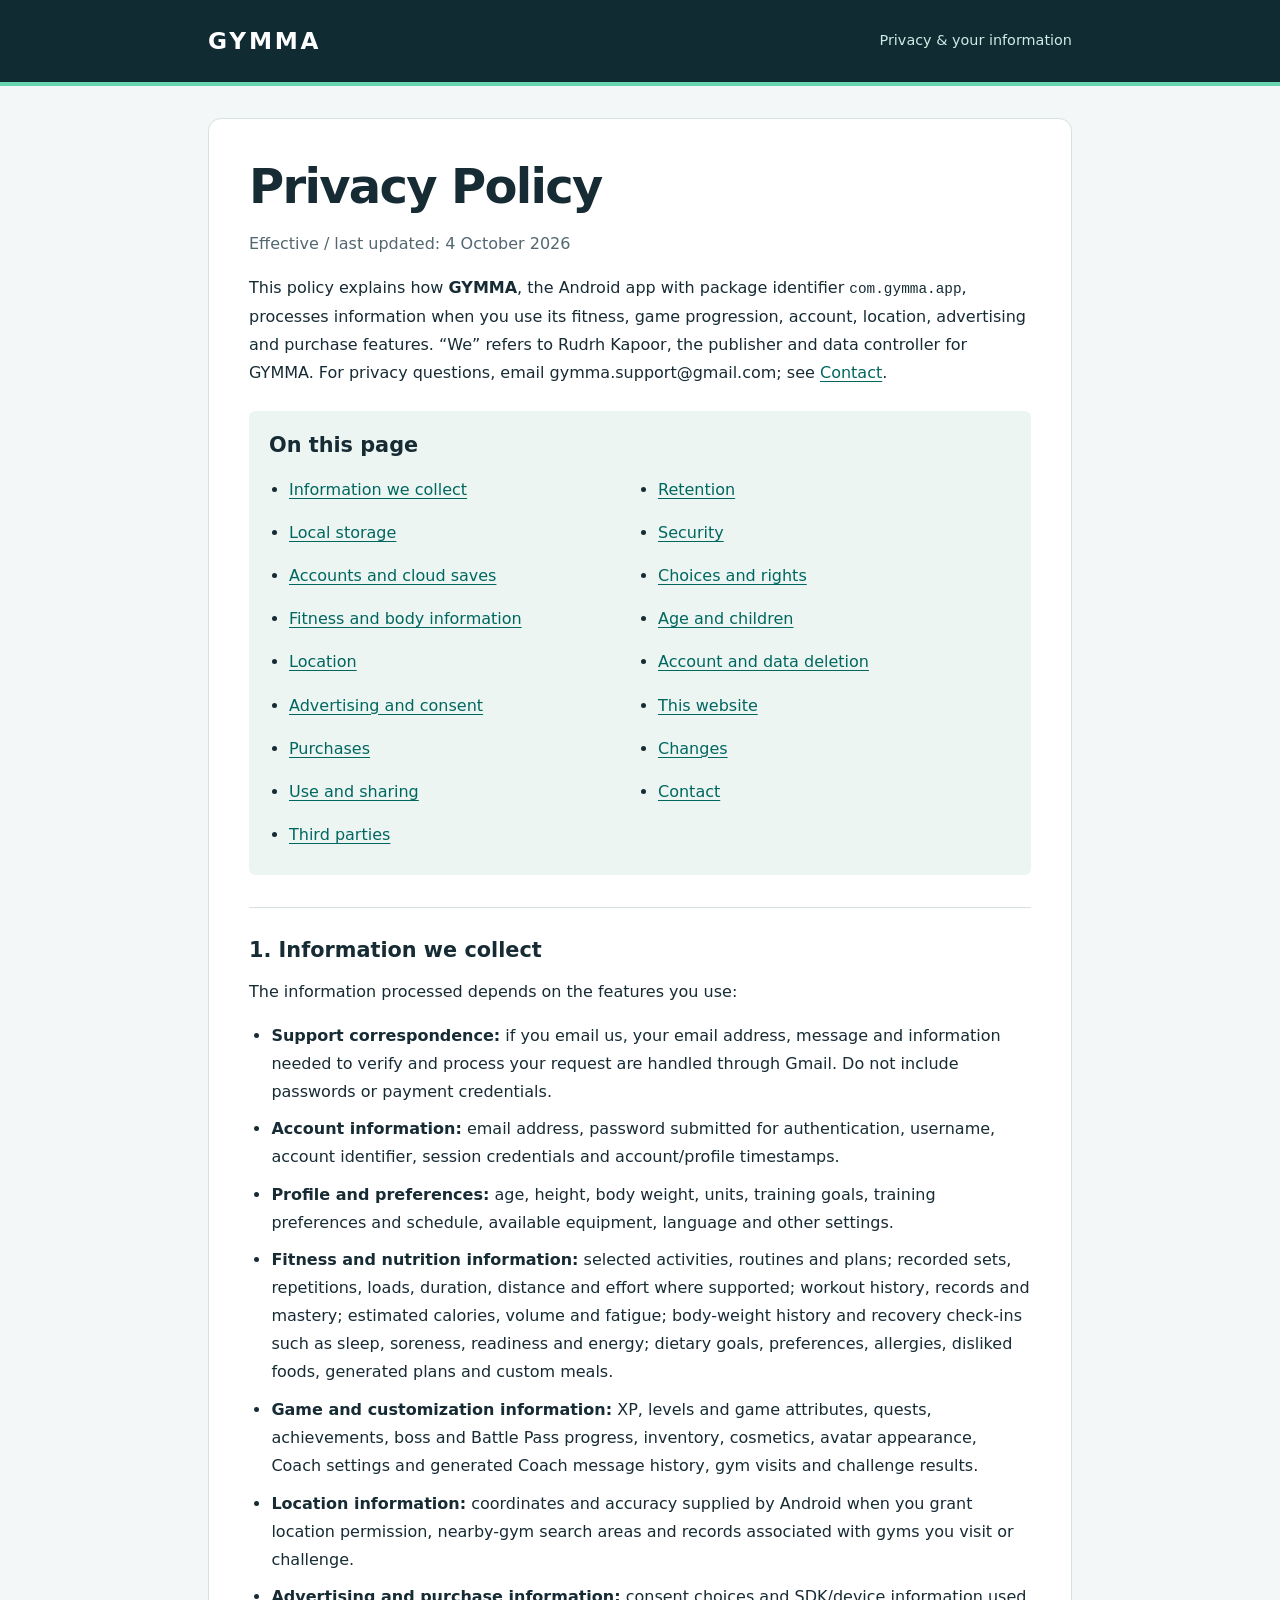
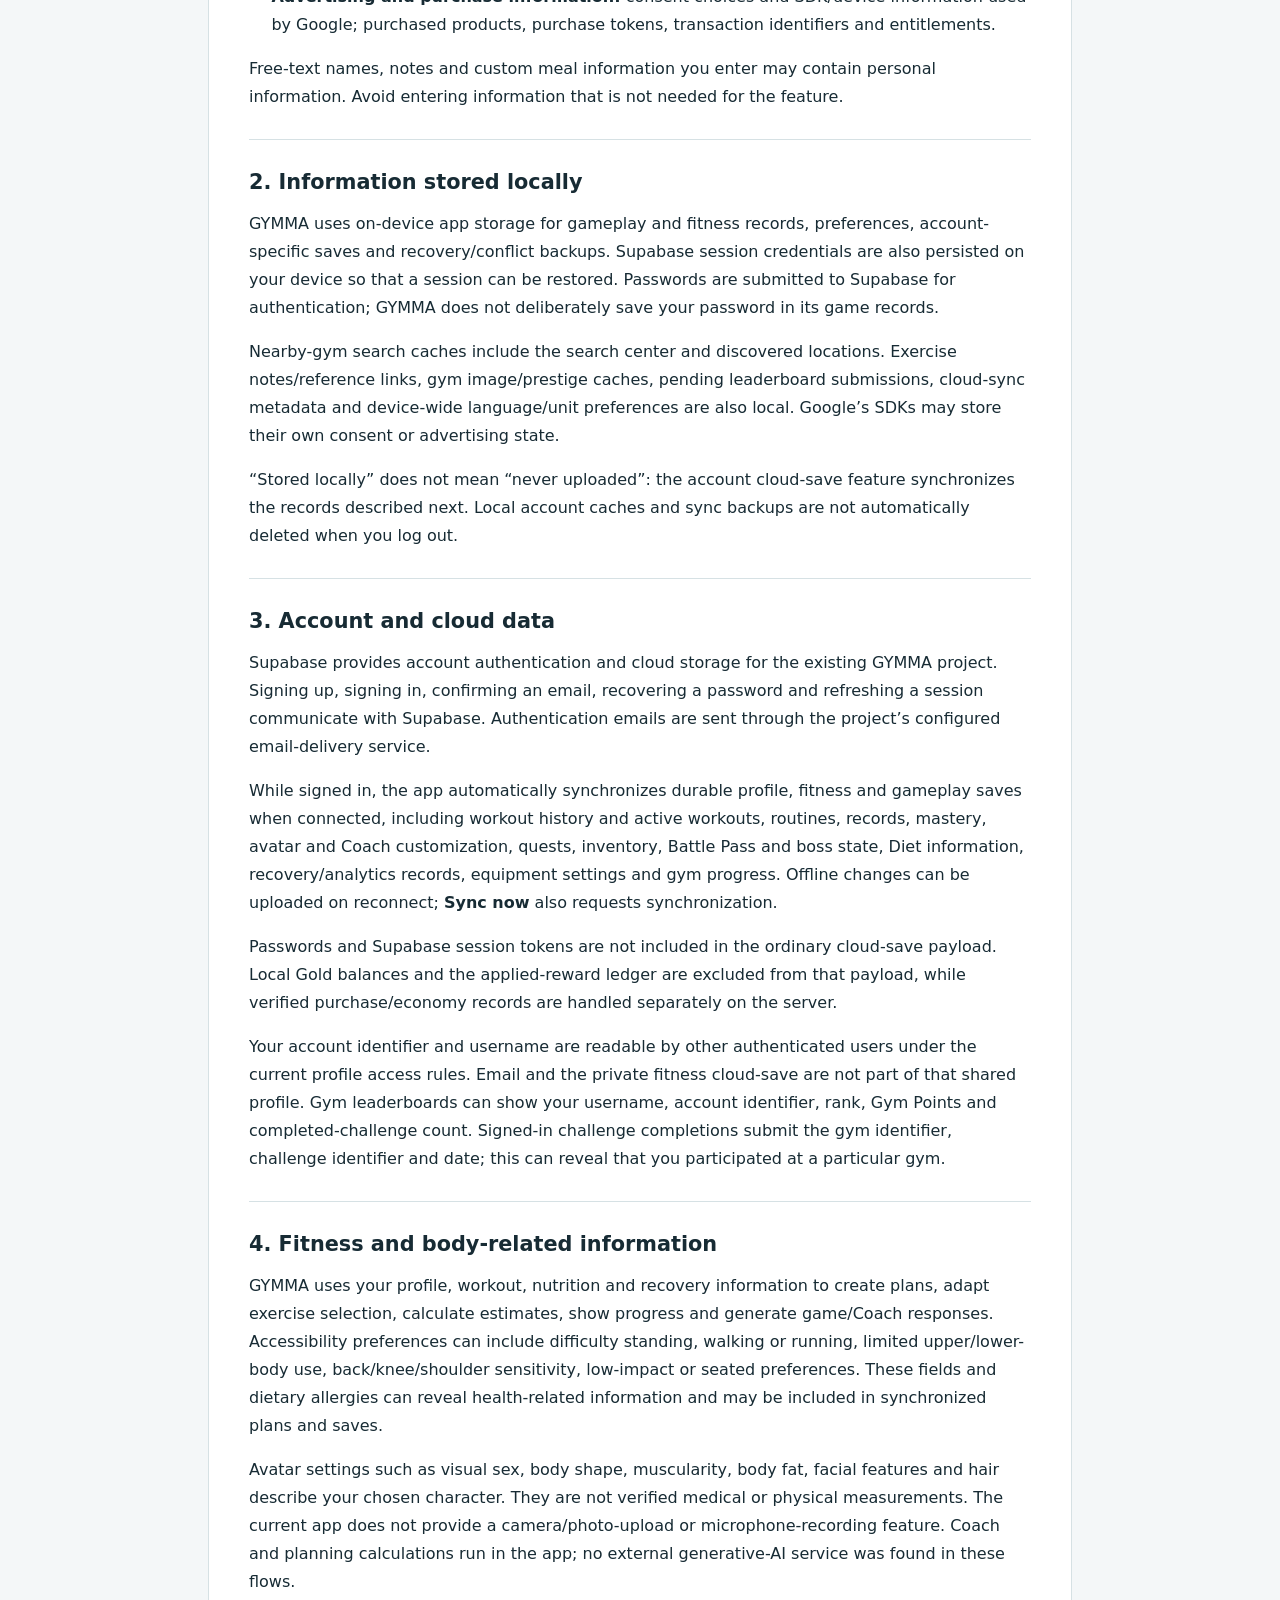
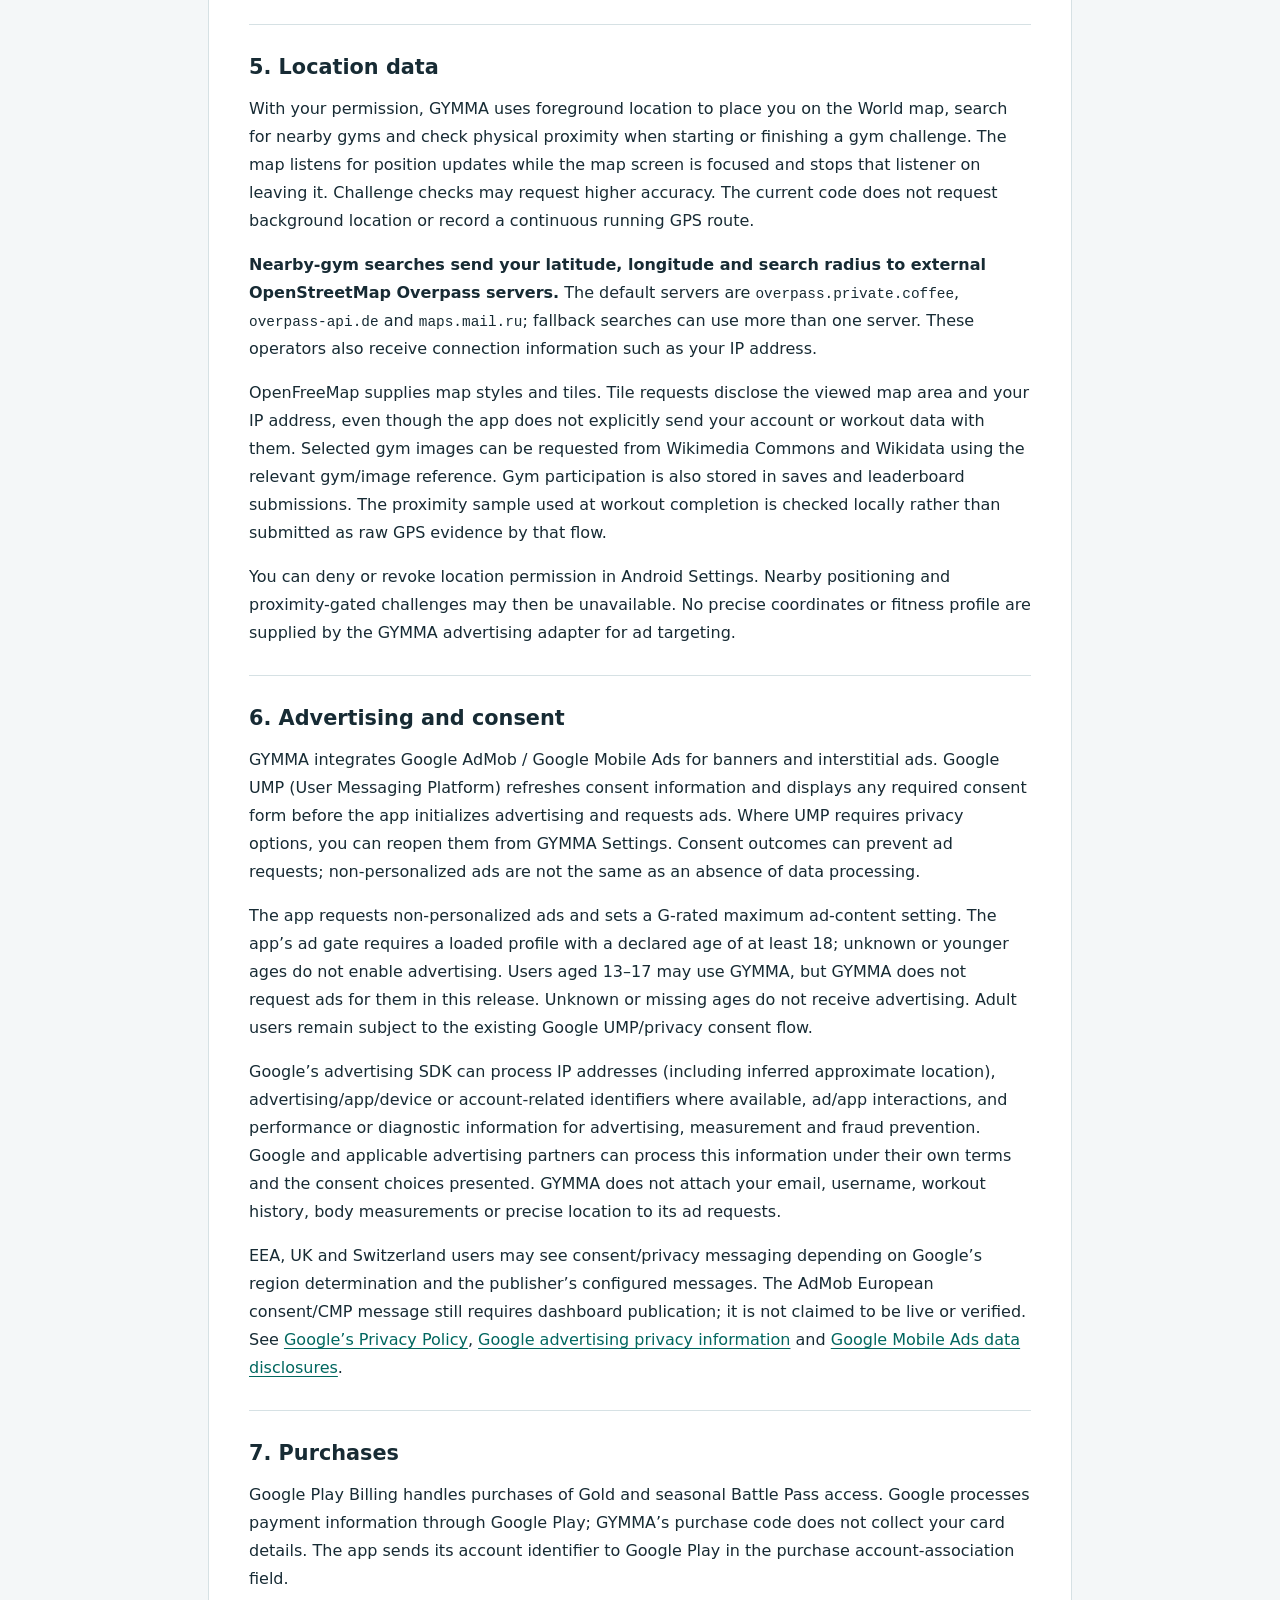
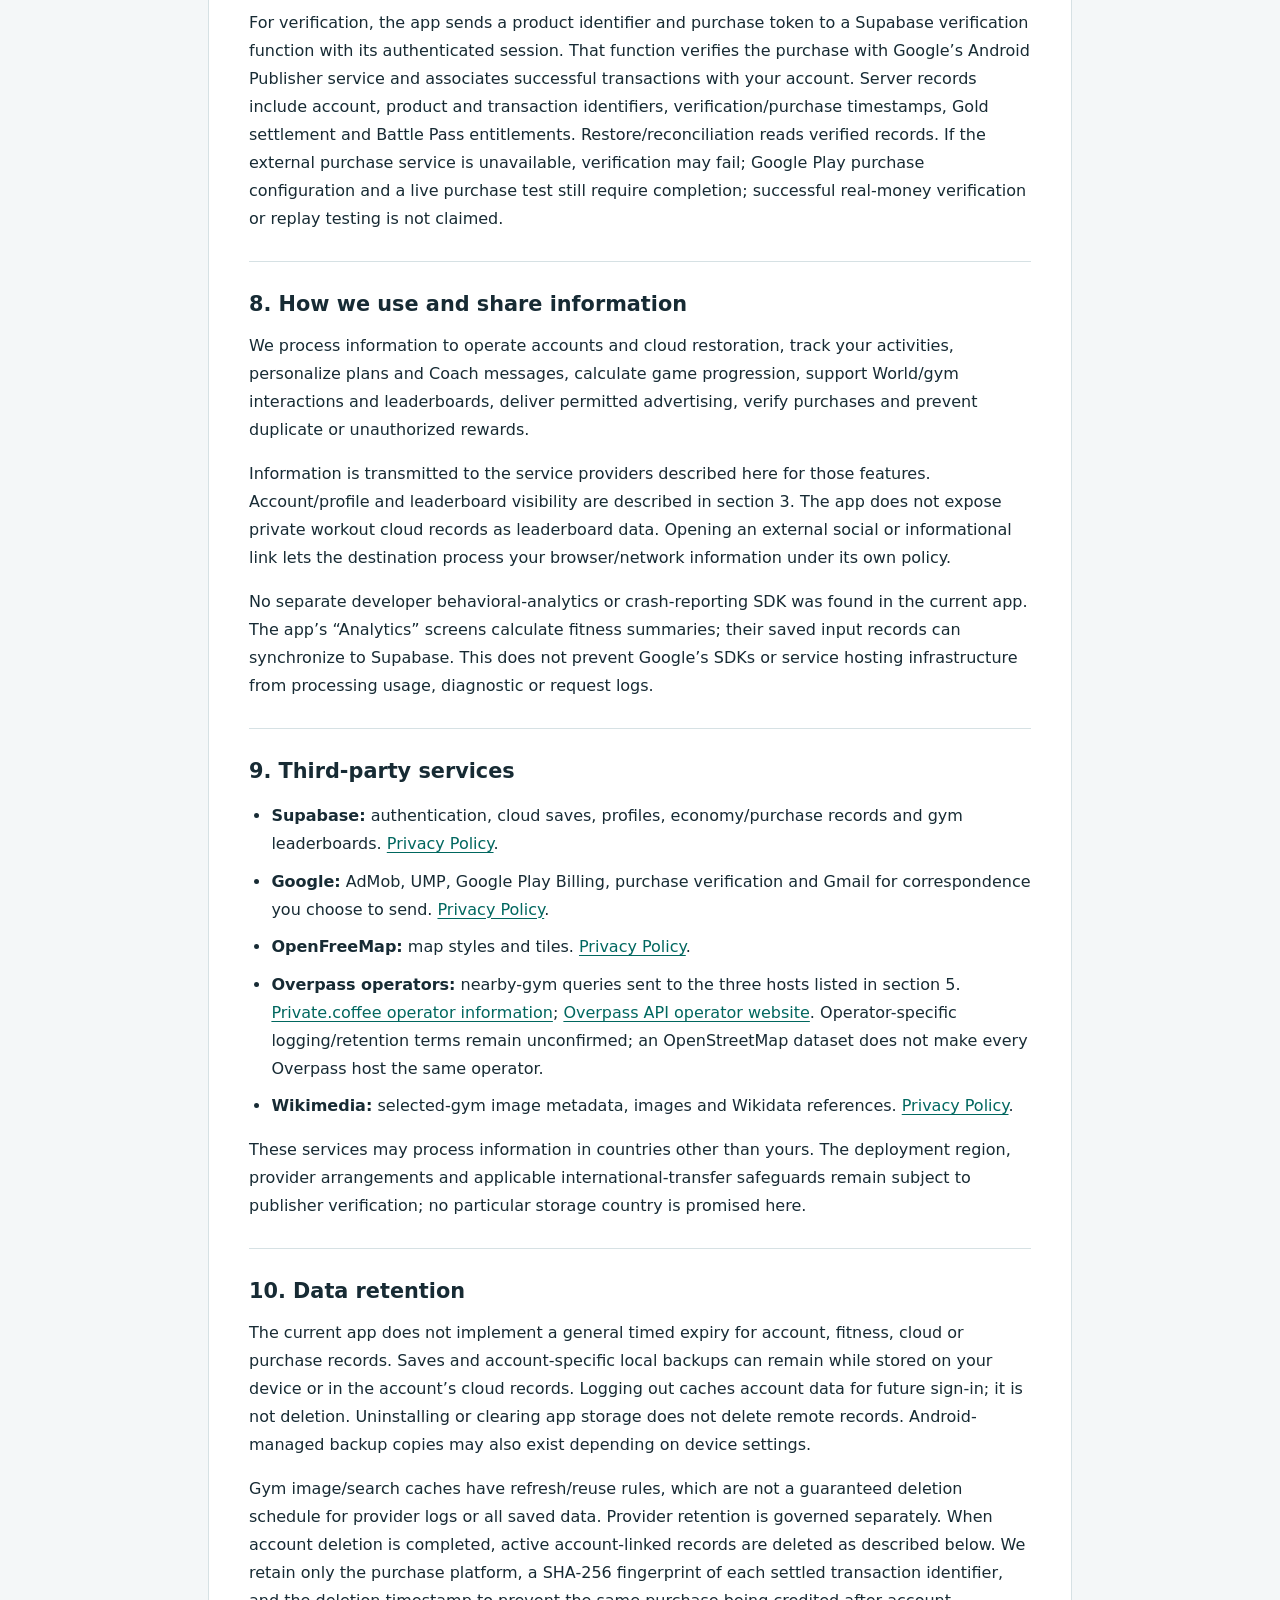
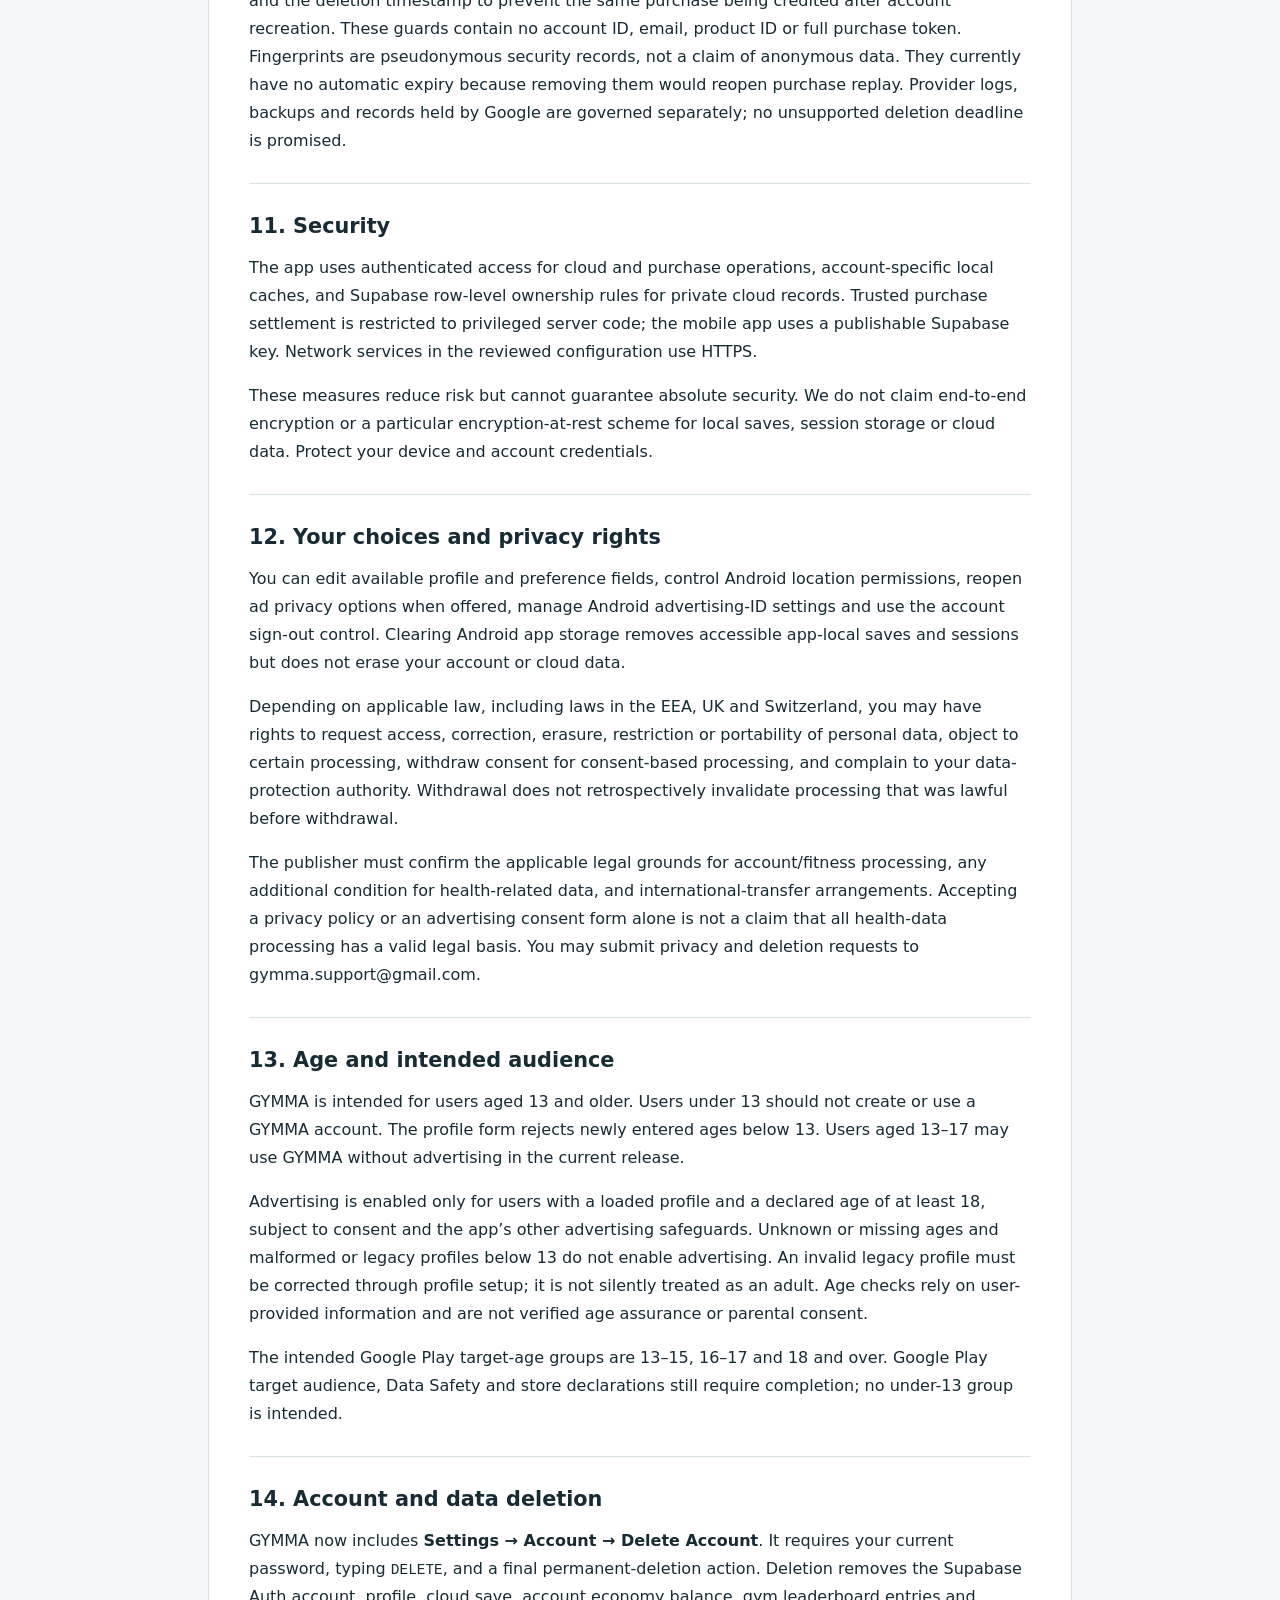
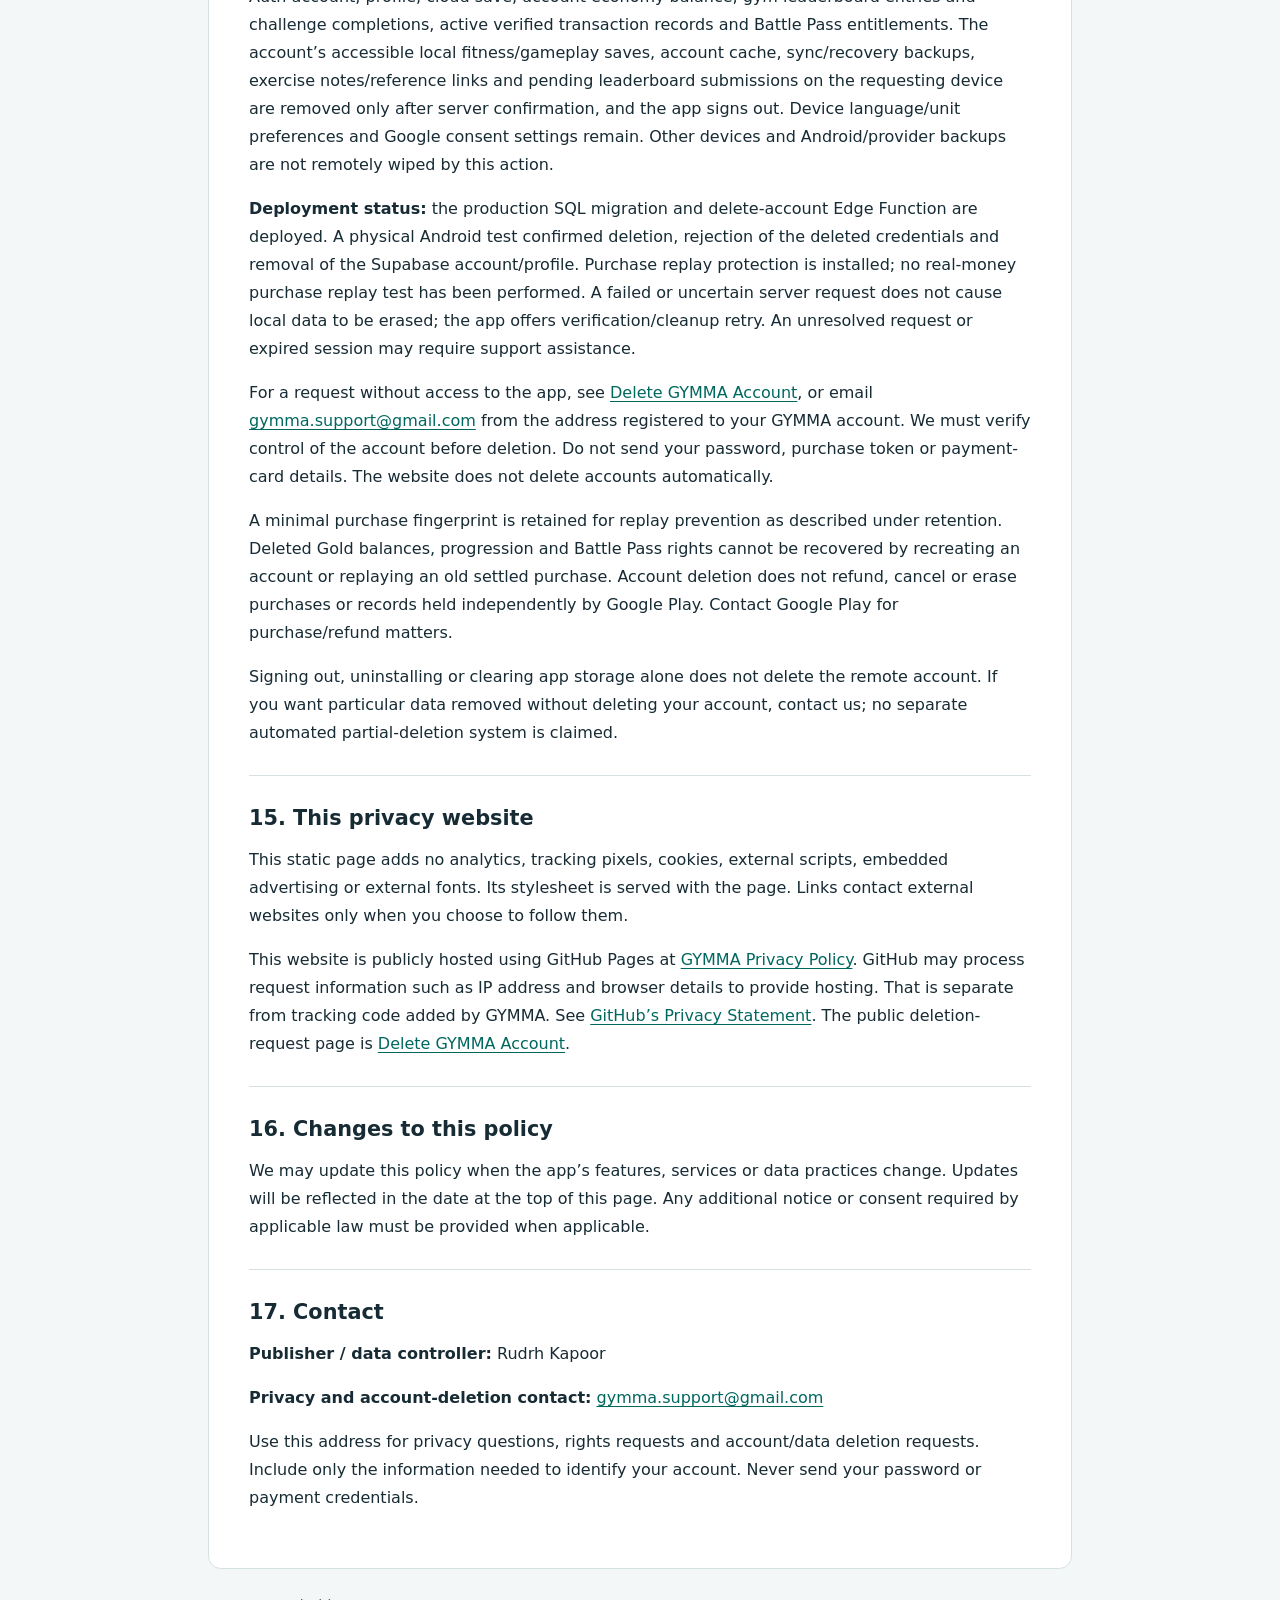
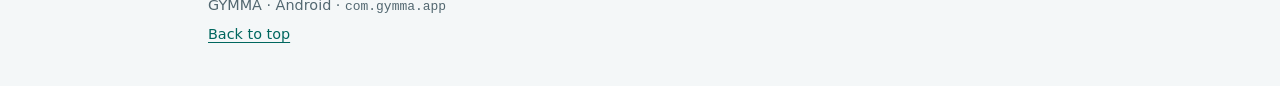
<file: index.html>
<!doctype html>
<html lang="en">
<head>
  <meta charset="utf-8">
  <meta name="viewport" content="width=device-width, initial-scale=1">
  <meta name="description" content="Privacy information for the GYMMA Android fitness and progression app.">
  <meta name="referrer" content="no-referrer">
  <title>GYMMA — Privacy Policy</title>
  <link rel="stylesheet" href="styles.css">
</head>
<body>
  <a class="skip-link" href="#main">Skip to privacy policy</a>
  <header class="masthead"><div class="container"><span class="brand">GYMMA</span><span class="tagline">Privacy &amp; your information</span></div></header>
  <main id="main" class="container">
    <h1>Privacy Policy</h1>
    <p class="date">Effective / last updated: <time datetime="2026-10-04">4 October 2026</time></p>
    <p>This policy explains how <strong>GYMMA</strong>, the Android app with package identifier <code>com.gymma.app</code>, processes information when you use its fitness, game progression, account, location, advertising and purchase features. “We” refers to Rudrh Kapoor, the publisher and data controller for GYMMA. For privacy questions, email gymma.support@gmail.com; see <a href="#contact">Contact</a>.</p>
    <nav class="contents" aria-label="Privacy policy sections"><h2>On this page</h2><ul>
      <li><a href="#information">Information we collect</a></li><li><a href="#local">Local storage</a></li><li><a href="#cloud">Accounts and cloud saves</a></li><li><a href="#fitness">Fitness and body information</a></li><li><a href="#location">Location</a></li><li><a href="#ads">Advertising and consent</a></li><li><a href="#purchases">Purchases</a></li><li><a href="#sharing">Use and sharing</a></li><li><a href="#services">Third parties</a></li><li><a href="#retention">Retention</a></li><li><a href="#security">Security</a></li><li><a href="#rights">Choices and rights</a></li><li><a href="#children">Age and children</a></li><li><a href="#deletion">Account and data deletion</a></li><li><a href="#website">This website</a></li><li><a href="#changes">Changes</a></li><li><a href="#contact">Contact</a></li>
    </ul></nav>
    <section id="information"><h2>1. Information we collect</h2><p>The information processed depends on the features you use:</p><ul>
      <li><strong>Support correspondence:</strong> if you email us, your email address, message and information needed to verify and process your request are handled through Gmail. Do not include passwords or payment credentials.</li>
      <li><strong>Account information:</strong> email address, password submitted for authentication, username, account identifier, session credentials and account/profile timestamps.</li>
      <li><strong>Profile and preferences:</strong> age, height, body weight, units, training goals, training preferences and schedule, available equipment, language and other settings.</li>
      <li><strong>Fitness and nutrition information:</strong> selected activities, routines and plans; recorded sets, repetitions, loads, duration, distance and effort where supported; workout history, records and mastery; estimated calories, volume and fatigue; body-weight history and recovery check-ins such as sleep, soreness, readiness and energy; dietary goals, preferences, allergies, disliked foods, generated plans and custom meals.</li>
      <li><strong>Game and customization information:</strong> XP, levels and game attributes, quests, achievements, boss and Battle Pass progress, inventory, cosmetics, avatar appearance, Coach settings and generated Coach message history, gym visits and challenge results.</li>
      <li><strong>Location information:</strong> coordinates and accuracy supplied by Android when you grant location permission, nearby-gym search areas and records associated with gyms you visit or challenge.</li>
      <li><strong>Advertising and purchase information:</strong> consent choices and SDK/device information used by Google; purchased products, purchase tokens, transaction identifiers and entitlements.</li>
    </ul><p>Free-text names, notes and custom meal information you enter may contain personal information. Avoid entering information that is not needed for the feature.</p></section>
    <section id="local"><h2>2. Information stored locally</h2><p>GYMMA uses on-device app storage for gameplay and fitness records, preferences, account-specific saves and recovery/conflict backups. Supabase session credentials are also persisted on your device so that a session can be restored. Passwords are submitted to Supabase for authentication; GYMMA does not deliberately save your password in its game records.</p><p>Nearby-gym search caches include the search center and discovered locations. Exercise notes/reference links, gym image/prestige caches, pending leaderboard submissions, cloud-sync metadata and device-wide language/unit preferences are also local. Google’s SDKs may store their own consent or advertising state.</p><p>“Stored locally” does not mean “never uploaded”: the account cloud-save feature synchronizes the records described next. Local account caches and sync backups are not automatically deleted when you log out.</p></section>
    <section id="cloud"><h2>3. Account and cloud data</h2><p>Supabase provides account authentication and cloud storage for the existing GYMMA project. Signing up, signing in, confirming an email, recovering a password and refreshing a session communicate with Supabase. Authentication emails are sent through the project’s configured email-delivery service.</p><p>While signed in, the app automatically synchronizes durable profile, fitness and gameplay saves when connected, including workout history and active workouts, routines, records, mastery, avatar and Coach customization, quests, inventory, Battle Pass and boss state, Diet information, recovery/analytics records, equipment settings and gym progress. Offline changes can be uploaded on reconnect; <strong>Sync now</strong> also requests synchronization.</p><p>Passwords and Supabase session tokens are not included in the ordinary cloud-save payload. Local Gold balances and the applied-reward ledger are excluded from that payload, while verified purchase/economy records are handled separately on the server.</p><p>Your account identifier and username are readable by other authenticated users under the current profile access rules. Email and the private fitness cloud-save are not part of that shared profile. Gym leaderboards can show your username, account identifier, rank, Gym Points and completed-challenge count. Signed-in challenge completions submit the gym identifier, challenge identifier and date; this can reveal that you participated at a particular gym.</p></section>
    <section id="fitness"><h2>4. Fitness and body-related information</h2><p>GYMMA uses your profile, workout, nutrition and recovery information to create plans, adapt exercise selection, calculate estimates, show progress and generate game/Coach responses. Accessibility preferences can include difficulty standing, walking or running, limited upper/lower-body use, back/knee/shoulder sensitivity, low-impact or seated preferences. These fields and dietary allergies can reveal health-related information and may be included in synchronized plans and saves.</p><p>Avatar settings such as visual sex, body shape, muscularity, body fat, facial features and hair describe your chosen character. They are not verified medical or physical measurements. The current app does not provide a camera/photo-upload or microphone-recording feature. Coach and planning calculations run in the app; no external generative-AI service was found in these flows.</p></section>
    <section id="location"><h2>5. Location data</h2><p>With your permission, GYMMA uses foreground location to place you on the World map, search for nearby gyms and check physical proximity when starting or finishing a gym challenge. The map listens for position updates while the map screen is focused and stops that listener on leaving it. Challenge checks may request higher accuracy. The current code does not request background location or record a continuous running GPS route.</p><p><strong>Nearby-gym searches send your latitude, longitude and search radius to external OpenStreetMap Overpass servers.</strong> The default servers are <code>overpass.private.coffee</code>, <code>overpass-api.de</code> and <code>maps.mail.ru</code>; fallback searches can use more than one server. These operators also receive connection information such as your IP address.</p><p>OpenFreeMap supplies map styles and tiles. Tile requests disclose the viewed map area and your IP address, even though the app does not explicitly send your account or workout data with them. Selected gym images can be requested from Wikimedia Commons and Wikidata using the relevant gym/image reference. Gym participation is also stored in saves and leaderboard submissions. The proximity sample used at workout completion is checked locally rather than submitted as raw GPS evidence by that flow.</p><p>You can deny or revoke location permission in Android Settings. Nearby positioning and proximity-gated challenges may then be unavailable. No precise coordinates or fitness profile are supplied by the GYMMA advertising adapter for ad targeting.</p></section>
    <section id="ads"><h2>6. Advertising and consent</h2><p>GYMMA integrates Google AdMob / Google Mobile Ads for banners and interstitial ads. Google UMP (User Messaging Platform) refreshes consent information and displays any required consent form before the app initializes advertising and requests ads. Where UMP requires privacy options, you can reopen them from GYMMA Settings. Consent outcomes can prevent ad requests; non-personalized ads are not the same as an absence of data processing.</p><p>The app requests non-personalized ads and sets a G-rated maximum ad-content setting. The app’s ad gate requires a loaded profile with a declared age of at least 18; unknown or younger ages do not enable advertising. Users aged 13–17 may use GYMMA, but GYMMA does not request ads for them in this release. Unknown or missing ages do not receive advertising. Adult users remain subject to the existing Google UMP/privacy consent flow.</p><p>Google’s advertising SDK can process IP addresses (including inferred approximate location), advertising/app/device or account-related identifiers where available, ad/app interactions, and performance or diagnostic information for advertising, measurement and fraud prevention. Google and applicable advertising partners can process this information under their own terms and the consent choices presented. GYMMA does not attach your email, username, workout history, body measurements or precise location to its ad requests.</p><p>EEA, UK and Switzerland users may see consent/privacy messaging depending on Google’s region determination and the publisher’s configured messages. The AdMob European consent/CMP message still requires dashboard publication; it is not claimed to be live or verified. See <a href="https://policies.google.com/privacy">Google’s Privacy Policy</a>, <a href="https://policies.google.com/technologies/ads">Google advertising privacy information</a> and <a href="https://developers.google.com/admob/android/privacy/play-data-disclosure">Google Mobile Ads data disclosures</a>.</p></section>
    <section id="purchases"><h2>7. Purchases</h2><p>Google Play Billing handles purchases of Gold and seasonal Battle Pass access. Google processes payment information through Google Play; GYMMA’s purchase code does not collect your card details. The app sends its account identifier to Google Play in the purchase account-association field.</p><p>For verification, the app sends a product identifier and purchase token to a Supabase verification function with its authenticated session. That function verifies the purchase with Google’s Android Publisher service and associates successful transactions with your account. Server records include account, product and transaction identifiers, verification/purchase timestamps, Gold settlement and Battle Pass entitlements. Restore/reconciliation reads verified records. If the external purchase service is unavailable, verification may fail; Google Play purchase configuration and a live purchase test still require completion; successful real-money verification or replay testing is not claimed.</p></section>
    <section id="sharing"><h2>8. How we use and share information</h2><p>We process information to operate accounts and cloud restoration, track your activities, personalize plans and Coach messages, calculate game progression, support World/gym interactions and leaderboards, deliver permitted advertising, verify purchases and prevent duplicate or unauthorized rewards.</p><p>Information is transmitted to the service providers described here for those features. Account/profile and leaderboard visibility are described in section 3. The app does not expose private workout cloud records as leaderboard data. Opening an external social or informational link lets the destination process your browser/network information under its own policy.</p><p>No separate developer behavioral-analytics or crash-reporting SDK was found in the current app. The app’s “Analytics” screens calculate fitness summaries; their saved input records can synchronize to Supabase. This does not prevent Google’s SDKs or service hosting infrastructure from processing usage, diagnostic or request logs.</p></section>
    <section id="services"><h2>9. Third-party services</h2><ul>
      <li><strong>Supabase:</strong> authentication, cloud saves, profiles, economy/purchase records and gym leaderboards. <a href="https://supabase.com/privacy">Privacy Policy</a>.</li>
      <li><strong>Google:</strong> AdMob, UMP, Google Play Billing, purchase verification and Gmail for correspondence you choose to send. <a href="https://policies.google.com/privacy">Privacy Policy</a>.</li>
      <li><strong>OpenFreeMap:</strong> map styles and tiles. <a href="https://openfreemap.org/privacy/">Privacy Policy</a>.</li>
      <li><strong>Overpass operators:</strong> nearby-gym queries sent to the three hosts listed in section 5. <a href="https://private.coffee/legal.html">Private.coffee operator information</a>; <a href="https://overpass-api.de/">Overpass API operator website</a>. Operator-specific logging/retention terms remain unconfirmed; an OpenStreetMap dataset does not make every Overpass host the same operator.</li>
      <li><strong>Wikimedia:</strong> selected-gym image metadata, images and Wikidata references. <a href="https://foundation.wikimedia.org/wiki/Policy:Privacy_policy">Privacy Policy</a>.</li>
    </ul><p>These services may process information in countries other than yours. The deployment region, provider arrangements and applicable international-transfer safeguards remain subject to publisher verification; no particular storage country is promised here.</p></section>
    <section id="retention"><h2>10. Data retention</h2><p>The current app does not implement a general timed expiry for account, fitness, cloud or purchase records. Saves and account-specific local backups can remain while stored on your device or in the account’s cloud records. Logging out caches account data for future sign-in; it is not deletion. Uninstalling or clearing app storage does not delete remote records. Android-managed backup copies may also exist depending on device settings.</p><p>Gym image/search caches have refresh/reuse rules, which are not a guaranteed deletion schedule for provider logs or all saved data. Provider retention is governed separately. When account deletion is completed, active account-linked records are deleted as described below. We retain only the purchase platform, a SHA-256 fingerprint of each settled transaction identifier, and the deletion timestamp to prevent the same purchase being credited after account recreation. These guards contain no account ID, email, product ID or full purchase token. Fingerprints are pseudonymous security records, not a claim of anonymous data. They currently have no automatic expiry because removing them would reopen purchase replay. Provider logs, backups and records held by Google are governed separately; no unsupported deletion deadline is promised.</p></section>
    <section id="security"><h2>11. Security</h2><p>The app uses authenticated access for cloud and purchase operations, account-specific local caches, and Supabase row-level ownership rules for private cloud records. Trusted purchase settlement is restricted to privileged server code; the mobile app uses a publishable Supabase key. Network services in the reviewed configuration use HTTPS.</p><p>These measures reduce risk but cannot guarantee absolute security. We do not claim end-to-end encryption or a particular encryption-at-rest scheme for local saves, session storage or cloud data. Protect your device and account credentials.</p></section>
    <section id="rights"><h2>12. Your choices and privacy rights</h2><p>You can edit available profile and preference fields, control Android location permissions, reopen ad privacy options when offered, manage Android advertising-ID settings and use the account sign-out control. Clearing Android app storage removes accessible app-local saves and sessions but does not erase your account or cloud data.</p><p>Depending on applicable law, including laws in the EEA, UK and Switzerland, you may have rights to request access, correction, erasure, restriction or portability of personal data, object to certain processing, withdraw consent for consent-based processing, and complain to your data-protection authority. Withdrawal does not retrospectively invalidate processing that was lawful before withdrawal.</p><p>The publisher must confirm the applicable legal grounds for account/fitness processing, any additional condition for health-related data, and international-transfer arrangements. Accepting a privacy policy or an advertising consent form alone is not a claim that all health-data processing has a valid legal basis. You may submit privacy and deletion requests to gymma.support@gmail.com.</p></section>
    <section id="children"><h2>13. Age and intended audience</h2><p>GYMMA is intended for users aged 13 and older. Users under 13 should not create or use a GYMMA account. The profile form rejects newly entered ages below 13. Users aged 13–17 may use GYMMA without advertising in the current release.</p><p>Advertising is enabled only for users with a loaded profile and a declared age of at least 18, subject to consent and the app’s other advertising safeguards. Unknown or missing ages and malformed or legacy profiles below 13 do not enable advertising. An invalid legacy profile must be corrected through profile setup; it is not silently treated as an adult. Age checks rely on user-provided information and are not verified age assurance or parental consent.</p><p>The intended Google Play target-age groups are 13–15, 16–17 and 18 and over. Google Play target audience, Data Safety and store declarations still require completion; no under-13 group is intended.</p></section>
    <section id="deletion"><h2>14. Account and data deletion</h2><p>GYMMA now includes <strong>Settings → Account → Delete Account</strong>. It requires your current password, typing <code>DELETE</code>, and a final permanent-deletion action. Deletion removes the Supabase Auth account, profile, cloud save, account economy balance, gym leaderboard entries and challenge completions, active verified transaction records and Battle Pass entitlements. The account’s accessible local fitness/gameplay saves, account cache, sync/recovery backups, exercise notes/reference links and pending leaderboard submissions on the requesting device are removed only after server confirmation, and the app signs out. Device language/unit preferences and Google consent settings remain. Other devices and Android/provider backups are not remotely wiped by this action.</p><p><strong>Deployment status:</strong> the production SQL migration and delete-account Edge Function are deployed. A physical Android test confirmed deletion, rejection of the deleted credentials and removal of the Supabase account/profile. Purchase replay protection is installed; no real-money purchase replay test has been performed. A failed or uncertain server request does not cause local data to be erased; the app offers verification/cleanup retry. An unresolved request or expired session may require support assistance.</p><p>For a request without access to the app, see <a href="delete-account/">Delete GYMMA Account</a>, or email <a href="mailto:gymma.support@gmail.com?subject=GYMMA%20account%20deletion">gymma.support@gmail.com</a> from the address registered to your GYMMA account. We must verify control of the account before deletion. Do not send your password, purchase token or payment-card details. The website does not delete accounts automatically.</p><p>A minimal purchase fingerprint is retained for replay prevention as described under retention. Deleted Gold balances, progression and Battle Pass rights cannot be recovered by recreating an account or replaying an old settled purchase. Account deletion does not refund, cancel or erase purchases or records held independently by Google Play. Contact Google Play for purchase/refund matters.</p><p>Signing out, uninstalling or clearing app storage alone does not delete the remote account. If you want particular data removed without deleting your account, contact us; no separate automated partial-deletion system is claimed.</p></section>
    <section id="website"><h2>15. This privacy website</h2><p>This static page adds no analytics, tracking pixels, cookies, external scripts, embedded advertising or external fonts. Its stylesheet is served with the page. Links contact external websites only when you choose to follow them.</p><p>This website is publicly hosted using GitHub Pages at <a href="https://rudieeeee.github.io/gymma-privacy/">GYMMA Privacy Policy</a>. GitHub may process request information such as IP address and browser details to provide hosting. That is separate from tracking code added by GYMMA. See <a href="https://docs.github.com/en/site-policy/privacy-policies/github-general-privacy-statement">GitHub’s Privacy Statement</a>. The public deletion-request page is <a href="https://rudieeeee.github.io/gymma-privacy/delete-account/">Delete GYMMA Account</a>.</p></section>
    <section id="changes"><h2>16. Changes to this policy</h2><p>We may update this policy when the app’s features, services or data practices change. Updates will be reflected in the date at the top of this page. Any additional notice or consent required by applicable law must be provided when applicable.</p></section>
    <section id="contact"><h2>17. Contact</h2><p><strong>Publisher / data controller:</strong> Rudrh Kapoor</p><p><strong>Privacy and account-deletion contact:</strong> <a href="mailto:gymma.support@gmail.com">gymma.support@gmail.com</a></p><p>Use this address for privacy questions, rights requests and account/data deletion requests. Include only the information needed to identify your account. Never send your password or payment credentials.</p></section>
  </main>
  <footer class="container"><p>GYMMA · Android · <code>com.gymma.app</code></p><a href="#main">Back to top</a></footer>
</body>
</html>
</file>
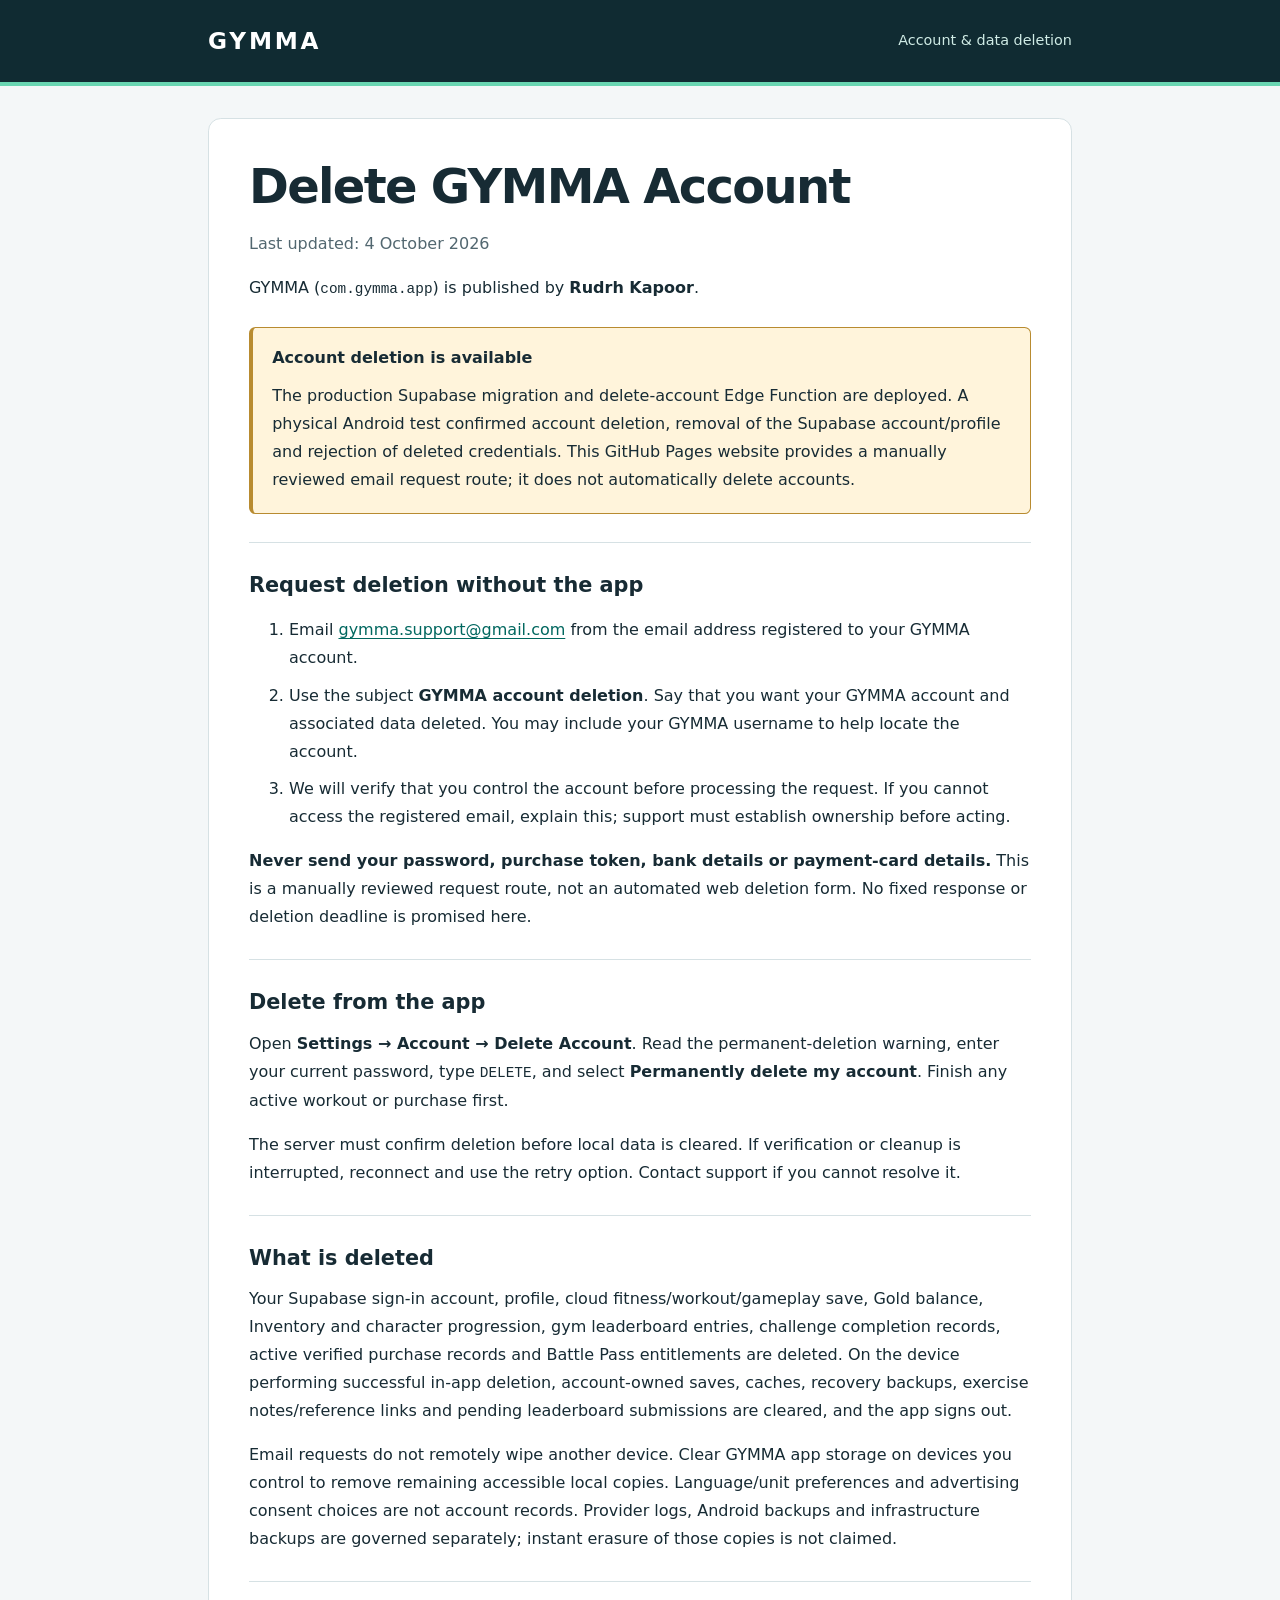
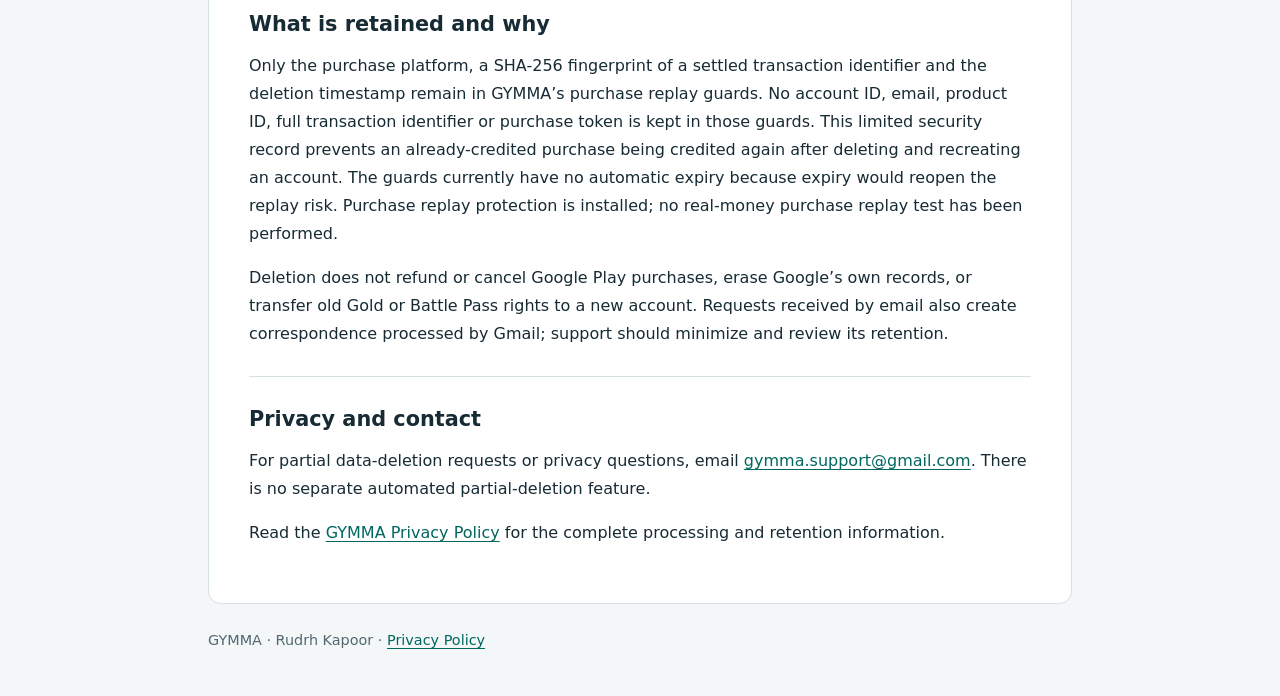
<file: delete-account/index.html>
<!doctype html>
<html lang="en">
<head>
  <meta charset="utf-8">
  <meta name="viewport" content="width=device-width, initial-scale=1">
  <meta name="referrer" content="no-referrer">
  <meta name="description" content="How to request deletion of your GYMMA account and associated data.">
  <title>Delete GYMMA Account</title>
  <link rel="stylesheet" href="../styles.css">
</head>
<body>
  <a class="skip-link" href="#main">Skip to deletion instructions</a>
  <header class="masthead"><div class="container"><span class="brand">GYMMA</span><span class="tagline">Account &amp; data deletion</span></div></header>
  <main id="main" class="container">
    <h1>Delete GYMMA Account</h1>
    <p class="date">Last updated: <time datetime="2026-10-04">4 October 2026</time></p>
    <p>GYMMA (<code>com.gymma.app</code>) is published by <strong>Rudrh Kapoor</strong>.</p>
    <aside class="notice"><h2>Account deletion is available</h2><p>The production Supabase migration and delete-account Edge Function are deployed. A physical Android test confirmed account deletion, removal of the Supabase account/profile and rejection of deleted credentials. This GitHub Pages website provides a manually reviewed email request route; it does not automatically delete accounts.</p></aside>
    <section><h2>Request deletion without the app</h2>
      <ol><li>Email <a href="mailto:gymma.support@gmail.com?subject=GYMMA%20account%20deletion">gymma.support@gmail.com</a> from the email address registered to your GYMMA account.</li><li>Use the subject <strong>GYMMA account deletion</strong>. Say that you want your GYMMA account and associated data deleted. You may include your GYMMA username to help locate the account.</li><li>We will verify that you control the account before processing the request. If you cannot access the registered email, explain this; support must establish ownership before acting.</li></ol>
      <p><strong>Never send your password, purchase token, bank details or payment-card details.</strong> This is a manually reviewed request route, not an automated web deletion form. No fixed response or deletion deadline is promised here.</p>
    </section>
    <section><h2>Delete from the app</h2><p>Open <strong>Settings → Account → Delete Account</strong>. Read the permanent-deletion warning, enter your current password, type <code>DELETE</code>, and select <strong>Permanently delete my account</strong>. Finish any active workout or purchase first.</p><p>The server must confirm deletion before local data is cleared. If verification or cleanup is interrupted, reconnect and use the retry option. Contact support if you cannot resolve it.</p></section>
    <section><h2>What is deleted</h2><p>Your Supabase sign-in account, profile, cloud fitness/workout/gameplay save, Gold balance, Inventory and character progression, gym leaderboard entries, challenge completion records, active verified purchase records and Battle Pass entitlements are deleted. On the device performing successful in-app deletion, account-owned saves, caches, recovery backups, exercise notes/reference links and pending leaderboard submissions are cleared, and the app signs out.</p><p>Email requests do not remotely wipe another device. Clear GYMMA app storage on devices you control to remove remaining accessible local copies. Language/unit preferences and advertising consent choices are not account records. Provider logs, Android backups and infrastructure backups are governed separately; instant erasure of those copies is not claimed.</p></section>
    <section><h2>What is retained and why</h2><p>Only the purchase platform, a SHA-256 fingerprint of a settled transaction identifier and the deletion timestamp remain in GYMMA’s purchase replay guards. No account ID, email, product ID, full transaction identifier or purchase token is kept in those guards. This limited security record prevents an already-credited purchase being credited again after deleting and recreating an account. The guards currently have no automatic expiry because expiry would reopen the replay risk. Purchase replay protection is installed; no real-money purchase replay test has been performed.</p><p>Deletion does not refund or cancel Google Play purchases, erase Google’s own records, or transfer old Gold or Battle Pass rights to a new account. Requests received by email also create correspondence processed by Gmail; support should minimize and review its retention.</p></section>
    <section><h2>Privacy and contact</h2><p>For partial data-deletion requests or privacy questions, email <a href="mailto:gymma.support@gmail.com">gymma.support@gmail.com</a>. There is no separate automated partial-deletion feature.</p><p>Read the <a href="../">GYMMA Privacy Policy</a> for the complete processing and retention information.</p></section>
  </main>
  <footer class="container"><p>GYMMA · Rudrh Kapoor · <a href="../">Privacy Policy</a></p></footer>
</body>
</html>
</file>
<file: styles.css>
:root { color-scheme: light; --ink: #172b34; --muted: #526770; --accent: #00675f; --paper: #fff; --line: #d6e1e4; }
* { box-sizing: border-box; }
html { scroll-padding-top: 1.5rem; }
body { margin: 0; color: var(--ink); background: #f4f7f8; font: 1rem/1.75 system-ui, -apple-system, BlinkMacSystemFont, "Segoe UI", sans-serif; }
.container { width: min(100% - 2.5rem, 54rem); margin-inline: auto; }
.masthead { background: #102b32; color: #fff; padding: 1.3rem 0; border-bottom: 4px solid #69d6b2; }
.masthead .container { display: flex; align-items: center; justify-content: space-between; gap: 1rem; flex-wrap: wrap; }
.brand { font-size: 1.45rem; font-weight: 800; letter-spacing: .12em; }
.tagline { color: #cfebe5; font-size: .9rem; }
main { background: var(--paper); padding: 2.5rem; margin-top: 2rem; border: 1px solid var(--line); border-radius: .8rem; }
h1 { font-size: clamp(2rem, 7vw, 3rem); line-height: 1.15; margin: 0 0 1rem; letter-spacing: -.035em; }
h2 { font-size: 1.3rem; line-height: 1.4; margin: 0 0 .8rem; }
p { margin: 0 0 1rem; }
.date { color: var(--muted); }
.notice { padding: 1.2rem; background: #fff4db; border: 1px solid #b88b30; border-left-width: 4px; border-radius: .4rem; margin: 1.5rem 0; }
.notice h2 { font-size: 1rem; }
.notice p { margin-bottom: 0; }
.contents { padding: 1.25rem; background: #edf5f3; border-radius: .4rem; margin: 1.5rem 0 2rem; }
.contents ul { columns: 2; padding-left: 1.25rem; margin-bottom: 0; }
.contents li { break-inside: avoid; padding-bottom: .35rem; }
section { border-top: 1px solid var(--line); padding-top: 1.75rem; margin-top: 1.75rem; }
ul { padding-left: 1.4rem; }
li { margin-bottom: .6rem; }
a { color: var(--accent); text-underline-offset: .2em; overflow-wrap: anywhere; }
a:hover { text-decoration-thickness: 2px; }
a:focus-visible { outline: 3px solid #005f9c; outline-offset: 4px; border-radius: 2px; }
code { font-size: .9em; overflow-wrap: anywhere; }
.skip-link { position: absolute; top: -8rem; left: 1rem; padding: .75rem; color: #fff; background: #102b32; z-index: 1; }
.skip-link:focus { top: .5rem; }
footer { padding: 1.5rem 0 2.5rem; color: var(--muted); font-size: .9rem; }
footer p { margin-bottom: .2rem; }
@media (max-width: 600px) { .container { width: calc(100% - 1.5rem); } main { padding: 1.25rem; margin-top: 1rem; } .contents ul { columns: 1; } .tagline { width: 100%; } }
@media print { body { background: #fff; } main { width: 100%; border: 0; padding: 0; margin: 0; } .masthead, .contents, .skip-link, footer { display: none; } section { break-inside: avoid; } a { color: inherit; } }
</file>
